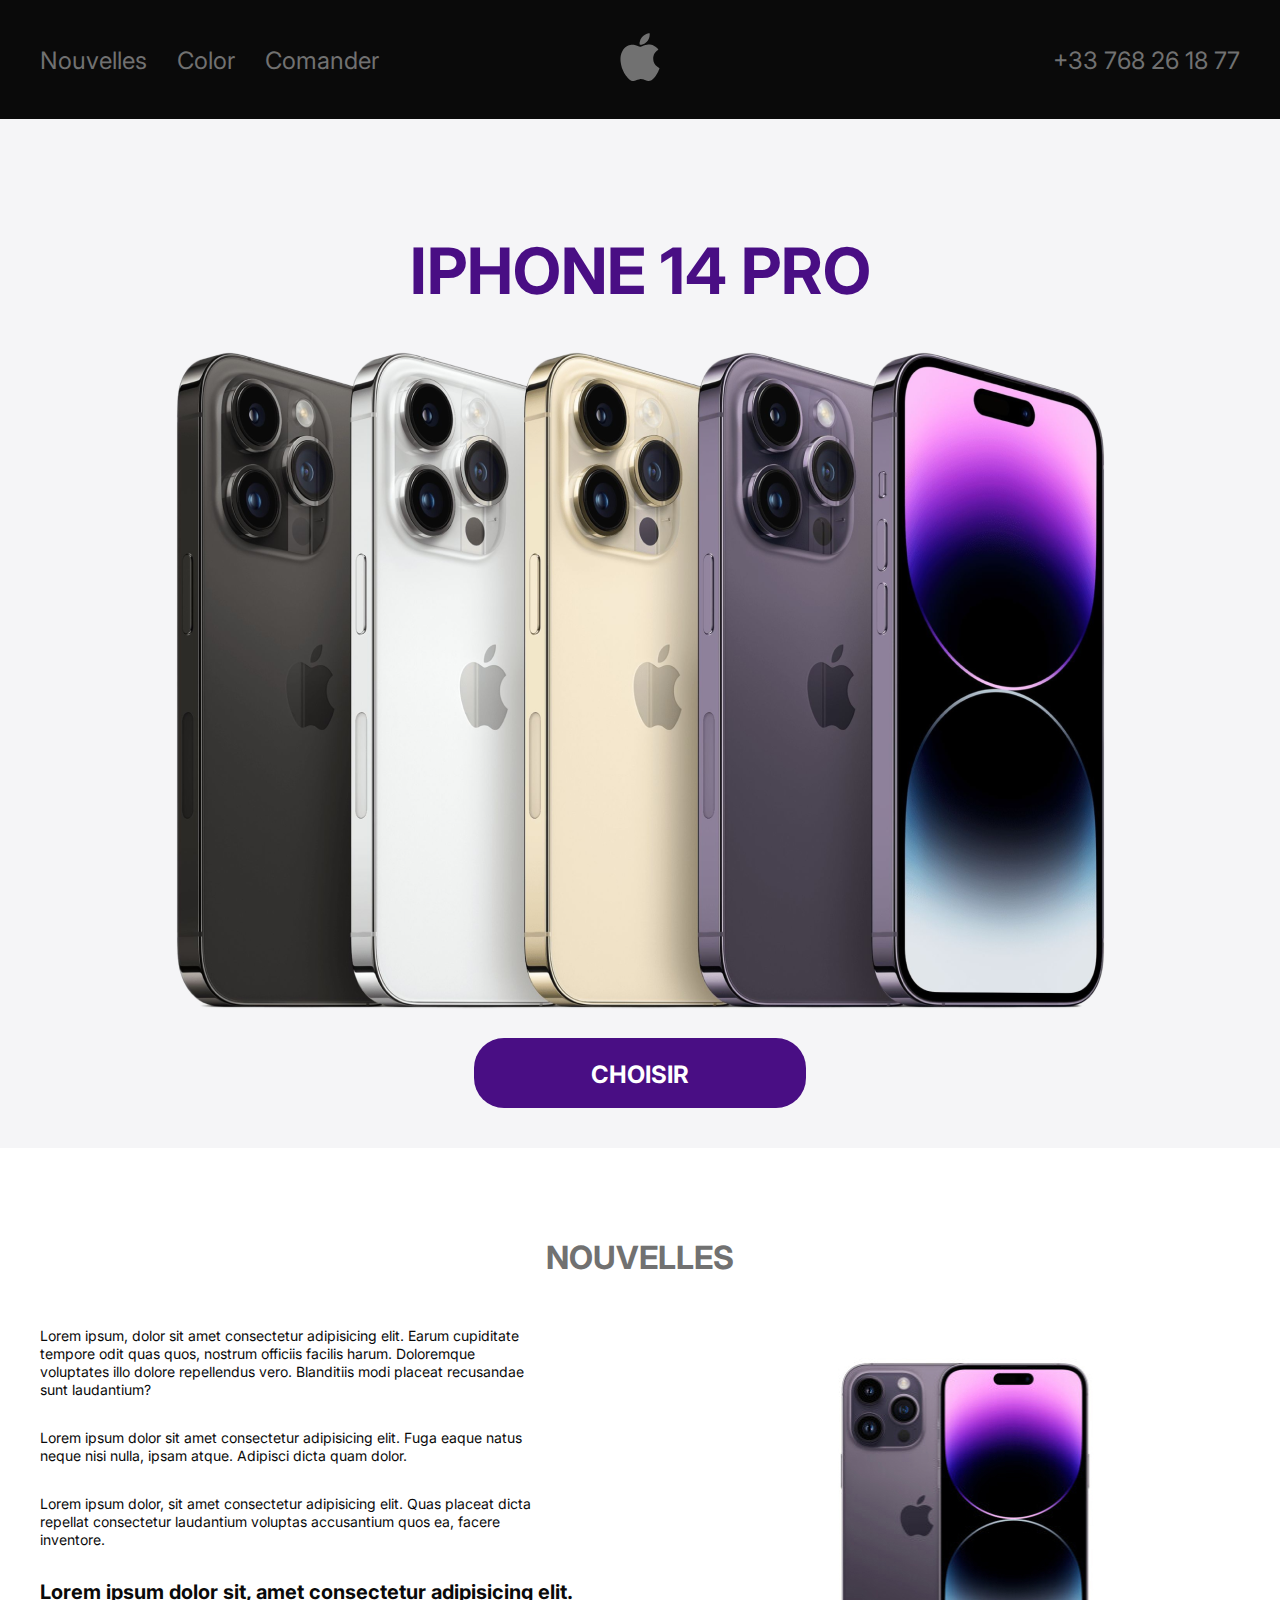
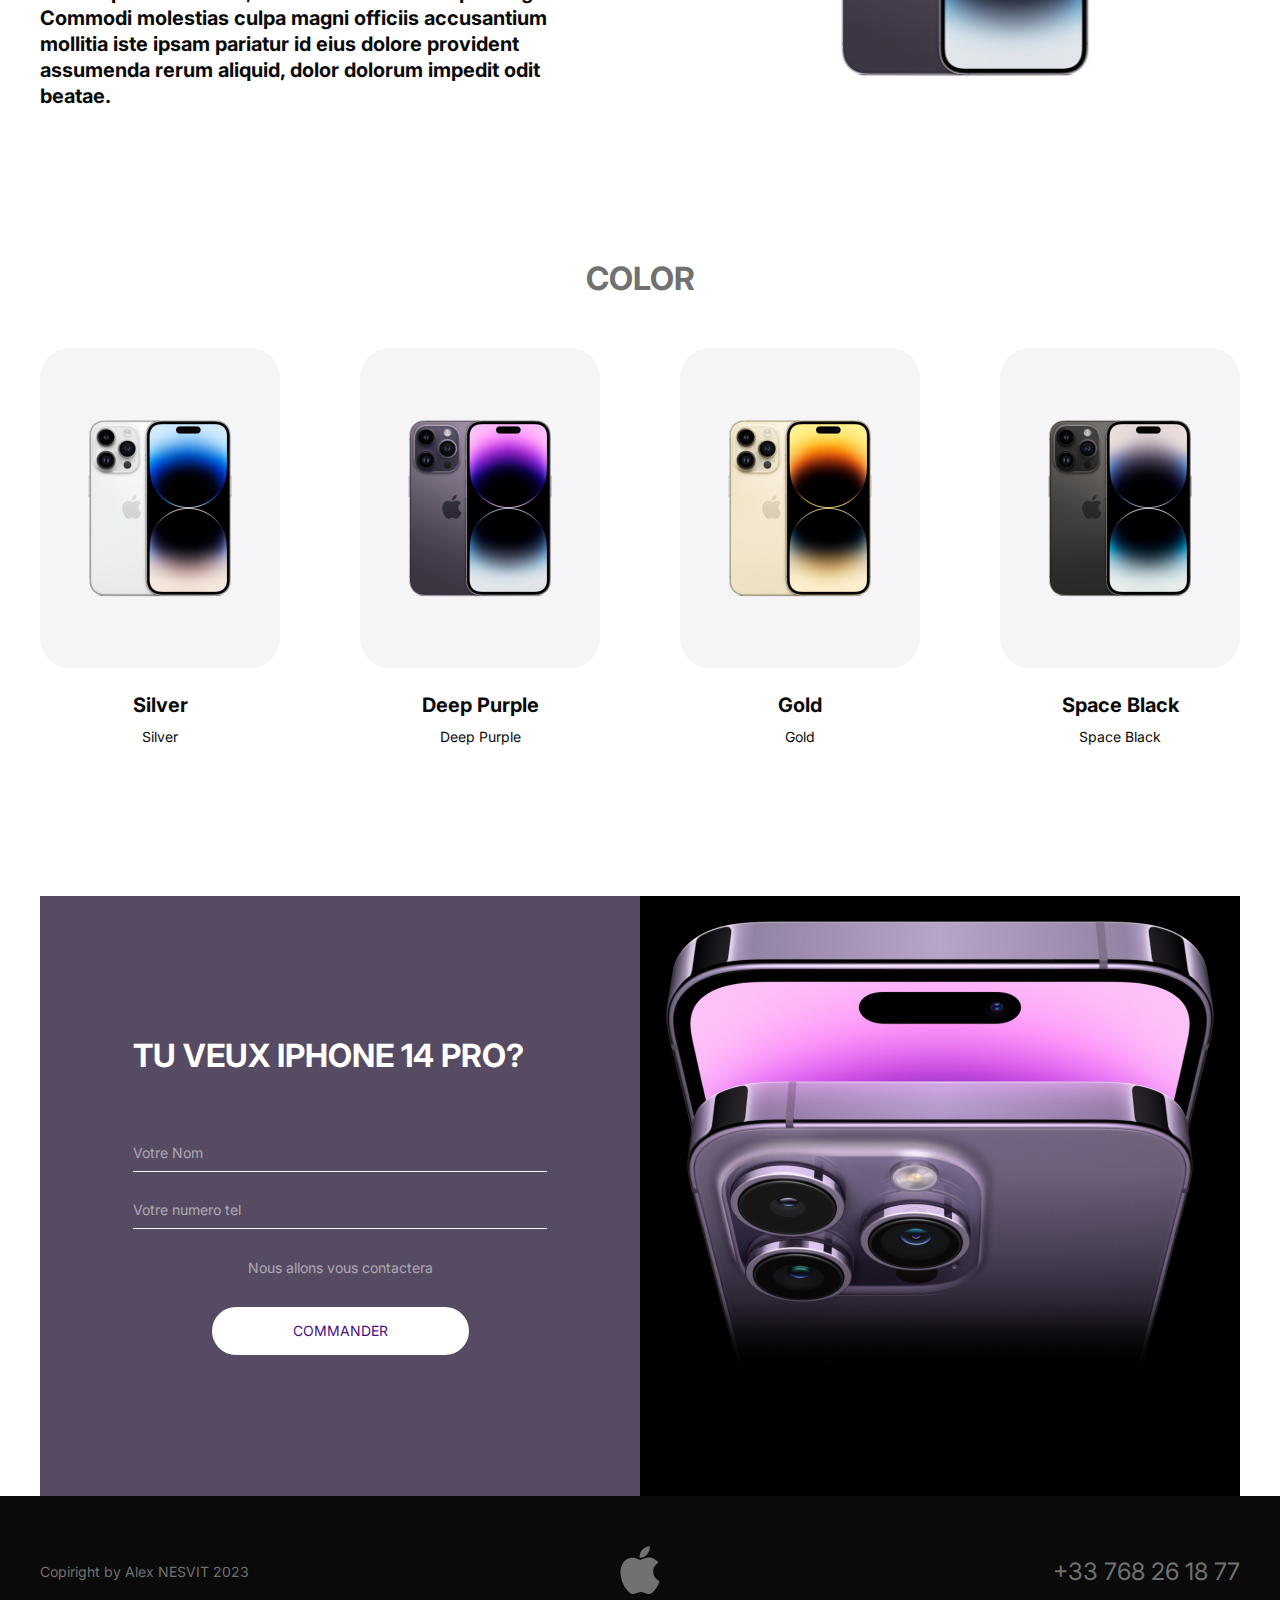
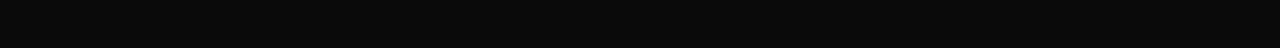
<file: index.html>
<!DOCTYPE html>
<html lang="en">
<head>
    <meta charset="UTF-8">
    <meta name="viewport" content="width=device-width, initial-scale=1.0">
    <link rel="preconnect" href="https://fonts.googleapis.com">
<link rel="preconnect" href="https://fonts.gstatic.com" crossorigin>
<l<link rel="preconnect" href="https://fonts.googleapis.com">
    <link rel="preconnect" href="https://fonts.gstatic.com" crossorigin>
    <link href="https://fonts.googleapis.com/css2?family=Inter:wght@400;700&display=swap" rel="stylesheet">
    <link rel="stylesheet" href="normalize.css">
    <link rel="stylesheet" href="style.css">
    <title>Iphone 14 pro</title>
</head>
<body>
   <header class="header">
    <div class="container">
        <nav class="nav">
            <button class="menu-btn" type="button">
                <span class="btn-line"></span>
                <span class="btn-line"></span>
                <span class="btn-line"></span>
                <span class="btn-line"></span>
            </button>
            <ul class="menu">
                <li class="menu-item">
                    <a class="menu-link" href="#">Nouvelles</a>
                </li>
                <li class="menu-item">
                    <a class="menu-link" href="#">Color</a>
                </li>
                <li class="menu-item">
                    <a class="menu-link" href="#">Comander</a>
                </li>
            </ul>

            <a class="logo">
                <img class="logo-img" src="img/logo.svg" alt="logo du site">
            </a>
        
            <a href="tel:33768261877" class="phone">+33 768 26 18 77</a>
        </nav>
    </div>
   </header>
   <main class="main">
    <section class="headline">
        <div class="container">
        <h1 class="title">IPHONE 14 PRO</h1>
        <img src="img/iphone_14_pro_finish_unselect_gallery_1_202209_GEO_US_removebg.png" alt="iphone" class="headline-img">
        <a class="headline-btn" href="#">CHOISIR</a>
    </div>
    </section>
    <section class="news">
        <div class="container">
            <h2 class="news-title">NOUVELLES</h2>
            <div class="news-info">
                <div class="news-text">
                    <p>Lorem ipsum, dolor sit amet consectetur adipisicing elit. Earum cupiditate tempore odit quas quos, nostrum officiis facilis harum. Doloremque voluptates illo dolore repellendus vero. Blanditiis modi placeat recusandae sunt laudantium?</p>
                    <p>Lorem ipsum dolor sit amet consectetur adipisicing elit. Fuga eaque natus neque nisi nulla, ipsam atque. Adipisci dicta quam dolor.
                    </p>
                    <p>Lorem ipsum dolor, sit amet consectetur adipisicing elit. Quas placeat dicta repellat consectetur laudantium voluptas accusantium quos ea, facere inventore.</p>
                    <b>Lorem ipsum dolor sit, amet consectetur adipisicing elit. Commodi molestias culpa magni officiis accusantium mollitia iste ipsam pariatur id eius dolore provident assumenda rerum aliquid, dolor dolorum impedit odit beatae.</b>
                </div>
                <img class="images-news" src="img/Apple-iPhone-14-Pro-Max 1.jpg" alt="iphone pro Apple-iPhone-14-Pro-Max">
            </div>
        </div>
    </section>
    <section class="color">
        <div class="container">
            <h2 class="color-title">COLOR</h2>
            <ul class="color-list">
                <li class="color-item">
                    <img src="img/silver 1.jpg" alt="iphone color silver">
                    <h3>Silver</h3>
                    <p>Silver</p>
                </li>
                 <li class="color-item">
                     <img src="img/purple.jpg" alt="iphone color deep purple">
                     <h3>Deep Purple</h3>
                     <p>Deep Purple</p>
                 </li>
                <li class="color-item">
                    <img src="img/голд.jpg" alt="iphone color gold">
                    <h3>Gold</h3>
                    <p>Gold</p>
                 </li>
                <li class="color-item">
                    <img src="img/black.jpg" alt="iphone color space black">
                    <h3>Space Black</h3>
                    <p>Space Black</p>
                 </li>
            </ul>
        </div>
    </section>
    <section class="contacts">
        <div class="container">
            <div class="contacts-inner">
                <form class="contacts-form" action="#">
                    <h2 class="contacts-title">Tu veux IPHONE 14 PRO?</h2>
                    <input type="text" class="contacts-input" placeholder="Votre Nom">
                    <input type="tel" class="contacts-input" placeholder="Votre numero tel">
                    <p>Nous allons vous contactera</p>
                    <button type="submit">COMMANDER</button>
                </form>
                <img class="contacts-img" src="img/hero_endframe__cvklg0xk3w6e_large 1.jpg" alt="iphone">
            </div>
        </div>
    </section>
   </main>
   <footer class="footer">
    <div class="container">
        <div class="footer-inner">
            <a href="#" class="footer-link">Copiright by Alex NESVIT 2023</a>
            <a class="logo">
                <img class="logo-img" src="img/logo.svg" alt="logo du site">
            </a>
            <a href="tel:33768261877" class="phone">+33 768 26 18 77</a>
        </div>
    </div>
   </footer>
   <script src="main.js"></script>
</body>
</html>
</file>
<file: style.css>
a {
    text-decoration: none;
    color: inherit;
} 

ul {
    margin: 0;
    padding: 0;
    list-style: none;
}

body {
    font-family: 'inter', sans-serif;
    font-size: 14px;
    line-height: 18px;
    font-weight: 400;
    color: #0a0a0a;
}

.header {
    background-color: #0a0a0a;
    padding: 33px 0 32px;
    font-size: 24px;
    line-height: 29px;
    color: #717171;
}

.container {
    max-width: 1200px;
    margin: 0 auto;
    padding: 0 15px;
}

.nav{
    display: flex;
    justify-content: space-between;
    align-items: center;
}

.menu {
    display: flex;
    flex-grow: 1;
    flex-basis: 0;
}

.phone {
    flex-grow: 1;
    flex-basis: 0;
    text-align: right;
    font-size: 24px;
    line-height: 29px;
}


.menu-item {
    padding-right: 30px;
}

.headline {
    background-color: #F5F5F7;
    text-align: center;
    padding: 70px 0 40px;
}

.title {
    text-transform: uppercase;
    margin-bottom: 0 0 40px;
    color: #490E84;
    font-weight: 700;
    font-size: 64px;
    line-height: 77px;
}

.headline-img {
    margin-bottom: 25px;
}

.headline-btn {
    display: inline-block;
    color: #fff;
    font-size: 24px;
    line-height: 29px;
    font-weight: 700;
    text-transform: uppercase;
    background-color: #490E84;
    padding: 22px 117px 19px;
    border-radius: 30px;
}

.news {
    padding: 90px 0 150px;
}

.news-title, .color-title {
    margin: 0 0 50px;
    color: #717171;
    text-transform: uppercase;
    text-align: center;
    font-size: 32px;
    line-height: 39px;
    font-weight: 700;
}

.news-info {
    display: flex;
    align-items: center;
}

.news-text p {
    margin: 0 0 30px;
    max-width: 500px;
}

.news-text b {
    max-width: 560px;
    font-size: 20px;
    line-height: 26px;
    display: block;
}

.images-news {
    margin-left: 190px;
}

.color {
    padding-bottom: 150px;
}

.color-list {
    display: flex;
    justify-content: space-between;
    text-align: center;
}

.color-item img {
    margin-bottom: 20px;
}

.color-item h3 {
    font-size: 20px;
    line-height: 26px;
    margin: 0 0 10px;
}

.color-item p {
    margin: 0;
}

.contacts-inner {
    display: flex;
    background-color: #574b63;
    color: #fff;
}

.contacts-form {
    width: 100%;
    padding: 140px 93px;
    text-align: center;
} 

.contacts-title {
    margin: 0 0 60px;
    text-transform: uppercase;
    font-size: 32px;
    line-height: 39px;
    text-align: left;
}

.contacts-input {
    padding: 10px 0;
    border: none;
    border-bottom: 1px solid #fff;
    display: block;
    width: 100%;
    margin-bottom: 20px;
    background-color: #574b63;
}

.contacts-input::placeholder {
    font-size: 14px;
    line-height: 18px;
    color: #fff;
    opacity: .5;
    font-family: 'inter', sans-serif;
    font-weight: 400;
}

.contacts-form p {
    opacity: 0.5;
    text-align: center;
    margin: 30px 0;
}

.contacts-form button {
    border: none;
    text-transform: uppercase;
    color: #490E84;
    background-color: #fff;
    border-radius: 30px;
    padding: 16px 81px;
    font-weight: 400;
    cursor: pointer;
}

.footer {
    background-color: #0a0a0a;
}

.footer-link {
    flex-basis: 0;
    flex-grow: 1;
}

.footer-inner {
    color: #717171;
    display: flex;
    align-items: center;
    justify-content: space-between;
    padding: 50px 0;
}

.menu-btn{
    display: none;
}

@media (max-width: 1200px){
    .headline-img {
        max-width: 100%;
    }
    .contacts-inner{
        display: block;
    }
    .contacts-form{
        width: auto;
    }
    .contacts-title{
        text-align: center;
    }
    .contacts-img{
        width: 100%;
    }
    .contacts{
        background-color: #490E84;
    }
}

@media (max-width: 1100px){
    .color-list{
        flex-wrap: wrap;
    }
    .color-item{
        width: 50%;
        margin-bottom: 30px;
    }

}

@media (max-width: 940px){
    .menu-btn{
        display: inline-block;
        width: 50px;
        height: 50px;
        background-color: transparent;
        order: 1;
        border: none;
        cursor: pointer;
        position: relative;
    }
    .btn-line{
        position: absolute;
        left: 0;
        width: 100%;
        background-color: #fff;
        height: 2px;
    }
    .btn-line:nth-child(1){
        top: 0;
    }
    .btn-line:nth-child(2){
        top: 20px;
    }
    .btn-line:nth-child(3){
        top: 20px;
    }
    .btn-line:nth-child(4){
        top: 40px;
    }
    .menu-open .btn-line:nth-child(1){
        transform: scaleX(0);
    }
    .menu-open .btn-line:nth-child(2){
        transform: rotate(45deg);
    }
    .menu-open .btn-line:nth-child(3){
        transform: rotate(-45deg);
    }
    .menu-open .btn-line:nth-child(4){
        transform: scaleX(0);
    }
    .menu{
        display: none;
    }
    .images-news{
        display: none;
    }
    .news-text p,
    .news-text b{
        max-width: 100%;
    }
    .phone{
        text-align: center;
    }
}

@media (max-width:768px){
    .headline, .news{
    padding: 50px 0;
    }
    .color{
        padding-bottom: 50px;
    }
    .contacts-form{
        padding: 50px 70px;
    }

}

@media (max-width:640px){
    .footer-inner{
        padding: 20% 0;
        flex-direction: column;
    }
    .footer-inner .logo{
        margin: 15px 0;
    }
}

@media (max-width:560px) {
    .title{
        font-size: 34px;
        line-height: 42px;
    }
    .news-title, .color-title{
        font-size: 28px;
        line-height: 32px;
    }
    .headline-btn {
        font-size: 18px;
        line-height: 22px;
        padding: 16px 90px 19px;
    }
    .color-item, 
    .color-item img{
        width: 100%;
    }
    .contacts-form{
        padding: 50px 30px;
    }
}

@media (max-width:375px){
    .contacts-form{
    padding: 50px 10px;
    }
}
</file>
